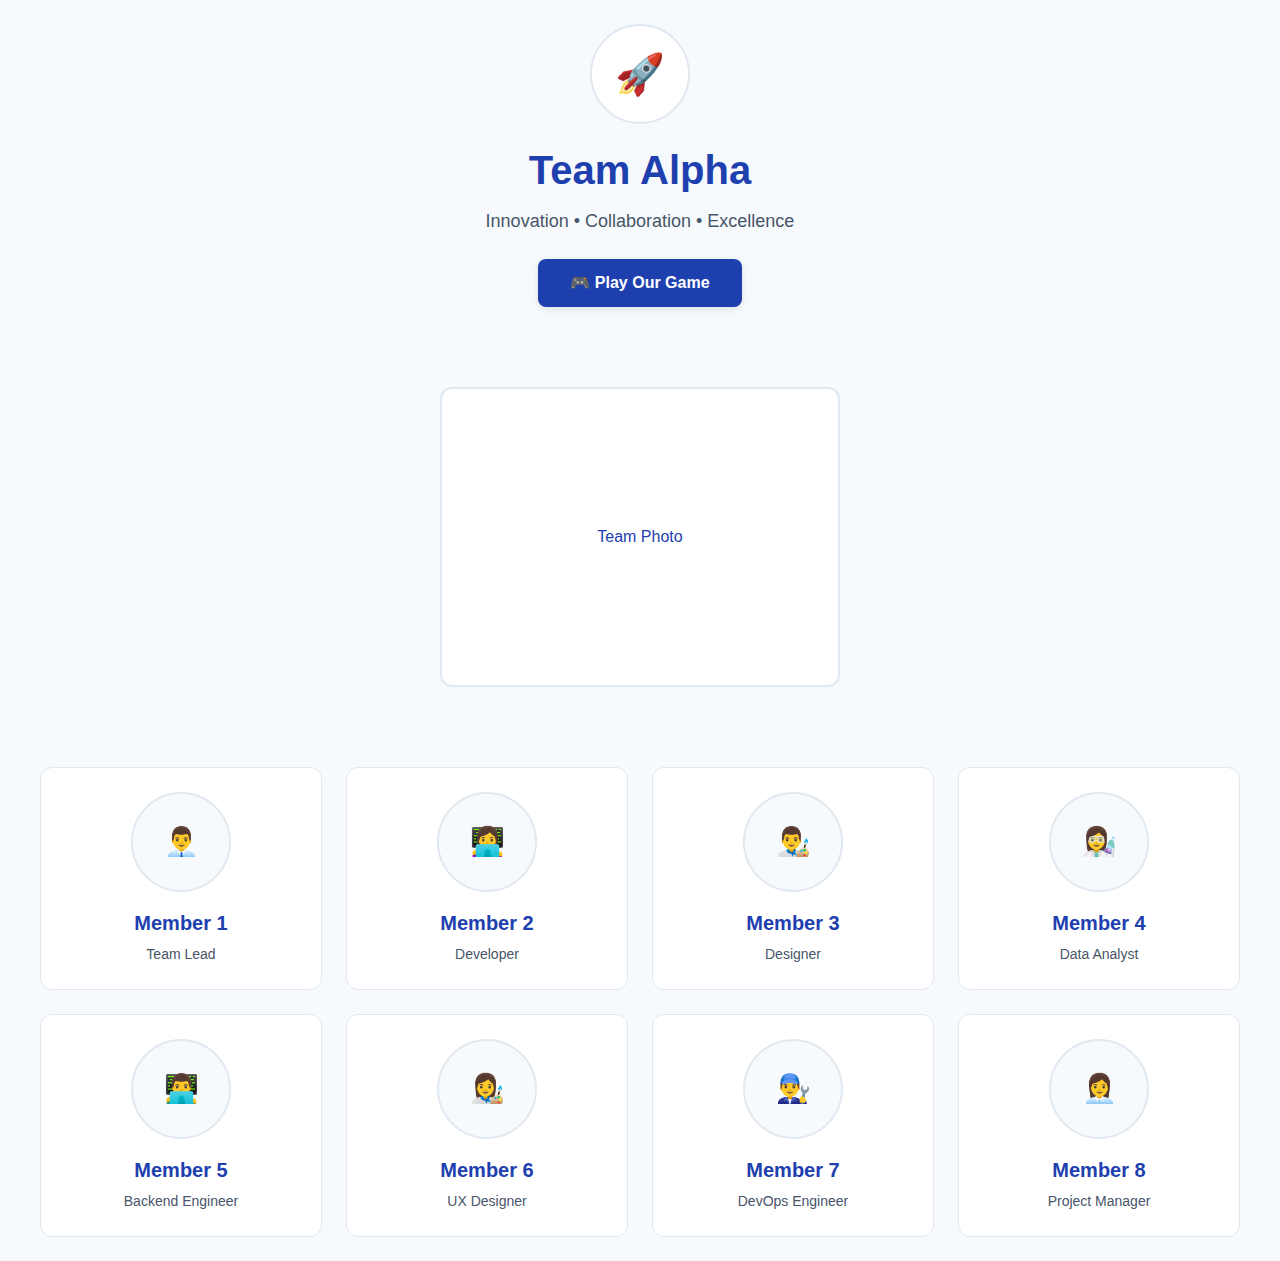
<file: index.html>
<!DOCTYPE html>
<html lang="en">
<head>
    <meta charset="UTF-8">
    <meta name="viewport" content="width=device-width, initial-scale=1.0">
    <title>Our Team</title>
    <style>
        * {
            margin: 0;
            padding: 0;
            box-sizing: border-box;
        }

        body {
            font-family: 'Inter', -apple-system, BlinkMacSystemFont, 'Segoe UI', Roboto, sans-serif;
            background: #f7fafc;
            min-height: 100vh;
            padding: 24px;
            color: #1e40af;
            line-height: 1.5;
        }

        .container {
            max-width: 1200px;
            margin: 0 auto;
        }

        /* Header Section */
        .header {
            text-align: center;
            margin-bottom: 48px;
            animation: fadeInDown 0.8s ease-out;
        }

        .logo {
            width: 100px;
            height: 100px;
            background: #ffffff;
            border-radius: 50%;
            margin: 0 auto 16px;
            display: flex;
            align-items: center;
            justify-content: center;
            font-size: 40px;
            font-weight: 700;
            border: 2px solid #e2e8f0;
            transition: transform 0.3s ease;
        }

        .logo:hover {
            transform: scale(1.03);
        }

        .team-name {
            font-size: 2.5rem;
            font-weight: 700;
            margin-bottom: 8px;
            color: #1e40af;
        }

        .team-tagline {
            font-size: 1.125rem;
            color: #475569;
            margin-bottom: 24px;
        }

        /* Play Game Button */
        .play-button {
            background: #1e40af;
            border: none;
            padding: 12px 32px;
            font-size: 1rem;
            font-weight: 600;
            color: #ffffff;
            border-radius: 8px;
            cursor: pointer;
            transition: all 0.2s ease;
            text-decoration: none;
            display: inline-block;
            box-shadow: 0 2px 8px rgba(0, 0, 0, 0.1);
            margin-bottom: 32px;
        }

        .play-button:hover {
            transform: translateY(-1px);
            box-shadow: 0 4px 12px rgba(0, 0, 0, 0.15);
        }

        .play-button:active {
            transform: translateY(0);
        }

        /* Team Photo Section */
        .team-photo-section {
            text-align: center;
            margin-bottom: 64px;
            animation: fadeInUp 0.8s ease-out 0.2s both;
        }

        .team-photo-container {
            position: relative;
            display: inline-block;
            margin-bottom: 16px;
        }

        .team-photo {
            width: 400px;
            height: 300px;
            background: #ffffff;
            border-radius: 12px;
            border: 2px solid #e2e8f0;
            display: flex;
            align-items: center;
            justify-content: center;
            font-size: 1rem;
            transition: transform 0.3s ease, box-shadow 0.3s ease;
            overflow: hidden;
        }

        .team-photo:hover {
            transform: scale(1.01);
            box-shadow: 0 4px 12px rgba(0, 0, 0, 0.1);
        }

        .team-photo img {
            width: 100%;
            height: 100%;
            object-fit: cover;
            border-radius: 10px;
        }

        /* Members Grid */
        .members-grid {
            display: grid;
            grid-template-columns: repeat(auto-fit, minmax(280px, 1fr));
            gap: 24px;
            margin-top: 48px;
            animation: fadeInUp 0.8s ease-out 0.4s both;
        }

        .member-card {
            background: #ffffff;
            border-radius: 12px;
            padding: 24px;
            text-align: center;
            border: 1px solid #e2e8f0;
            transition: transform 0.3s ease, box-shadow 0.3s ease;
        }

        .member-card:hover {
            transform: translateY(-5px);
            box-shadow: 0 4px 12px rgba(0, 0, 0, 0.1);
        }

        .member-photo {
            width: 100px;
            height: 100px;
            background: #f7fafc;
            border-radius: 50%;
            margin: 0 auto 16px;
            display: flex;
            align-items: center;
            justify-content: center;
            font-size: 1.75rem;
            border: 2px solid #e2e8f0;
            transition: transform 0.3s ease, border-color 0.3s ease;
            overflow: hidden;
        }

        .member-photo img {
            width: 100%;
            height: 100%;
            object-fit: cover;
            border-radius: 50%;
        }

        .member-card:hover .member-photo {
            transform: scale(1.05);
            border-color: #1e40af;
        }

        .member-name {
            font-size: 1.25rem;
            font-weight: 600;
            margin-bottom: 6px;
            color: #1e40af;
        }

        .member-role {
            font-size: 0.875rem;
            color: #475569;
        }

        /* Animations */
        @keyframes fadeInDown {
            from {
                opacity: 0;
                transform: translateY(-20px);
            }
            to {
                opacity: 1;
                transform: translateY(0);
            }
        }

        @keyframes fadeInUp {
            from {
                opacity: 0;
                transform: translateY(20px);
            }
            to {
                opacity: 1;
                transform: translateY(0);
            }
        }

        /* Responsive Design */
        @media (max-width: 768px) {
            .team-name {
                font-size: 2rem;
            }
            
            .team-photo {
                width: 320px;
                height: 240px;
            }
            
            .members-grid {
                grid-template-columns: repeat(auto-fit, minmax(250px, 1fr));
                gap: 16px;
            }
            
            .logo {
                width: 80px;
                height: 80px;
                font-size: 32px;
            }
        }

        @media (max-width: 480px) {
            .team-photo {
                width: 280px;
                height: 200px;
            }
            
            .play-button {
                padding: 10px 24px;
                font-size: 0.875rem;
            }
        }

        /* Loading effect */
        .loading-placeholder {
            background: linear-gradient(90deg, #e2e8f0 25%, #f1f5f9 50%, #e2e8f0 75%);
            background-size: 200% 100%;
            animation: loading 1.5s infinite;
        }

        @keyframes loading {
            0% {
                background-position: 200% 0;
            }
            100% {
                background-position: -200% 0;
            }
        }
    </style>
</head>
<body>
    <div class="container">
        <!-- Header Section -->
        <div class="header">
            <div class="logo">🚀</div>
            <h1 class="team-name">Team Alpha</h1>
            <p class="team-tagline">Innovation • Collaboration • Excellence</p>
            <a href="game.html" class="play-button">🎮 Play Our Game</a>
        </div>

        <!-- Team Photo Section -->
        <div class="team-photo-section">
            <div class="team-photo-container">
                <div class="team-photo">
                    <span>Team Photo</span>
                    <!-- Replace with: <img src="team-photo.jpg" alt="Team Photo"> -->
                </div>
            </div>
        </div>

        <!-- Members Grid -->
        <div class="members-grid">
            <div class="member-card">
                <div class="member-photo">👨‍💼</div>
                <h3 class="member-name">Member 1</h3>
                <p class="member-role">Team Lead</p>
            </div>
            
            <div class="member-card">
                <div class="member-photo">👩‍💻</div>
                <h3 class="member-name">Member 2</h3>
                <p class="member-role">Developer</p>
            </div>
            
            <div class="member-card">
                <div class="member-photo">👨‍🎨</div>
                <h3 class="member-name">Member 3</h3>
                <p class="member-role">Designer</p>
            </div>
            
            <div class="member-card">
                <div class="member-photo">👩‍🔬</div>
                <h3 class="member-name">Member 4</h3>
                <p class="member-role">Data Analyst</p>
            </div>
            
            <div class="member-card">
                <div class="member-photo">👨‍💻</div>
                <h3 class="member-name">Member 5</h3>
                <p class="member-role">Backend Engineer</p>
            </div>
            
            <div class="member-card">
                <div class="member-photo">👩‍🎨</div>
                <h3 class="member-name">Member 6</h3>
                <p class="member-role">UX Designer</p>
            </div>
            
            <div class="member-card">
                <div class="member-photo">👨‍🔧</div>
                <h3 class="member-name">Member 7</h3>
                <p class="member-role">DevOps Engineer</p>
            </div>
            
            <div class="member-card">
                <div class="member-photo">👩‍💼</div>
                <h3 class="member-name">Member 8</h3>
                <p class="member-role">Project Manager</p>
            </div>
        </div>
    </div>

    <script>
        document.addEventListener('DOMContentLoaded', () => {
            // Stagger animation for member cards
            const memberCards = document.querySelectorAll('.member-card');
            memberCards.forEach((card, index) => {
                card.style.animationDelay = `${0.1 * index}s`;
            });

            // Click effect for play button
            const playButton = document.querySelector('.play-button');
            playButton.addEventListener('click', function() {
                this.style.transform = 'scale(0.97)';
                setTimeout(() => {
                    this.style.transform = '';
                }, 150);
            });

            // Parallax effect for logo
            const logo = document.querySelector('.logo');
            document.addEventListener('mousemove', (e) => {
                const x = (e.clientX / window.innerWidth - 0.5) * 8;
                const y = (e.clientY / window.innerHeight - 0.5) * 8;
                logo.style.transform = `translate(${x}px, ${y}px)`;
            });
        });
    </script>
</body>
</html>
</file>
